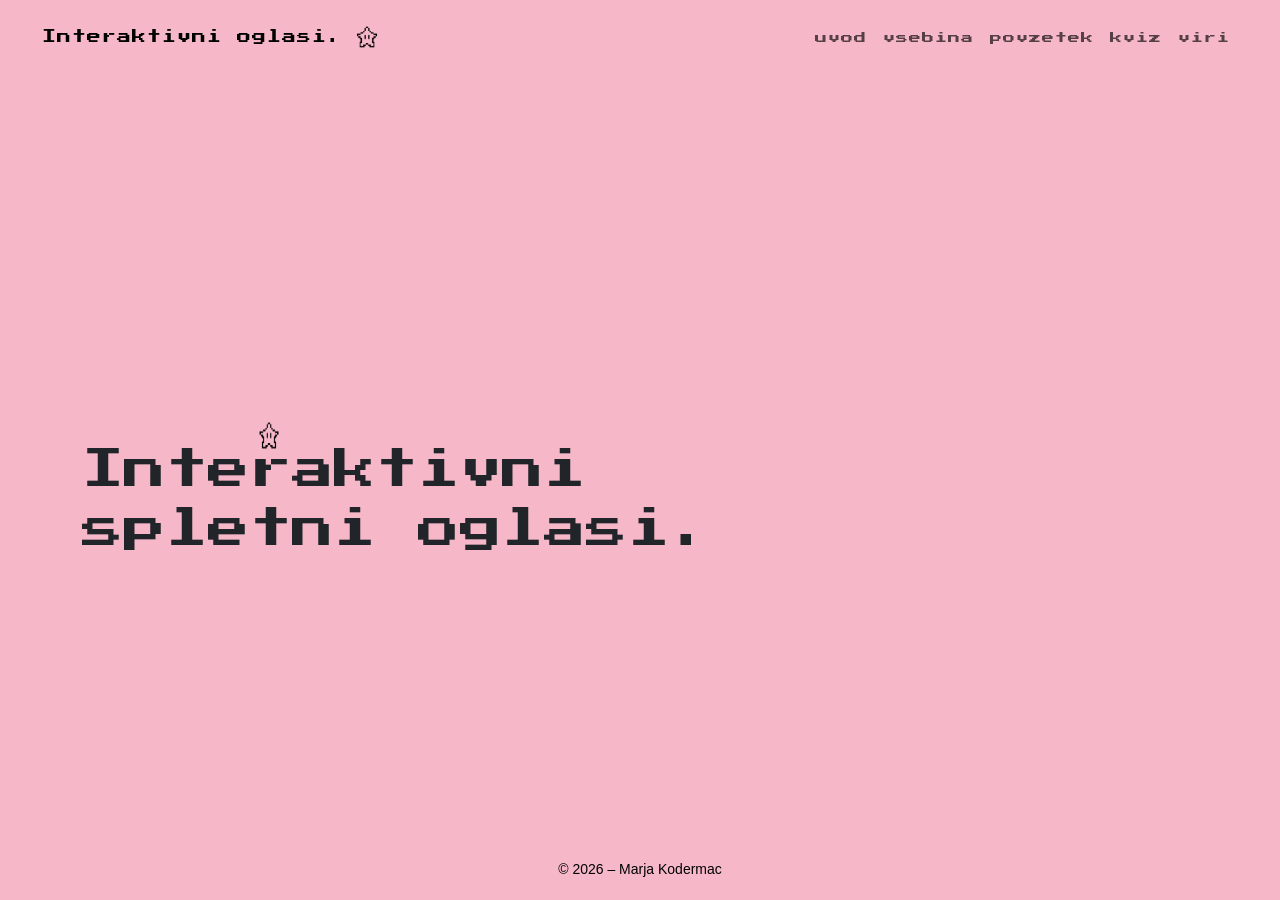
<file: Projekt_interaktivni_oglasi_Kodermac/index.html>
<!DOCTYPE html>
<html lang="sl">
<head>
    <meta charset="UTF-8">
    <meta name="viewport" content="width=device-width, initial-scale=1.0">
    <title>Interaktivni spletni mediji</title>
    <link href="https://fonts.googleapis.com/css2?family=Press+Start+2P&display=swap" rel="stylesheet">
    <link href="https://cdn.jsdelivr.net/npm/bootstrap@5.3.2/dist/css/bootstrap.min.css" rel="stylesheet">
    <link rel="stylesheet" href="stil.css">
</head>
<body>
<!-- PIXEL FALL EFFECT -->

<!-- NAVIGACIJA -->
<nav class="navbar navbar-expand-lg fixed-top pink-nav">
    <div class="container-fluid">
        <a class="navbar-brand nav-text" href="glavna.html">Interaktivni oglasi.
             <img src="img/BDFM_star.png" alt="Zvezda" class="nav-star">
        </a>

        <button class="navbar-toggler" type="button" data-bs-toggle="collapse" data-bs-target="#navMenu">
            <span class="navbar-toggler-icon"></span>
        </button>

        <div class="collapse navbar-collapse" id="navMenu">
            <ul class="navbar-nav ms-auto">
                <li class="nav-item"><a class="nav-link nav-text" href="uvod.html">Uvod</a></li>
                <li class="nav-item"><a class="nav-link nav-text" href="vsebina.html">Vsebina</a></li>
                <li class="nav-item"><a class="nav-link nav-text" href="povzetek.html">Povzetek</a></li>
                <li class="nav-item"><a class="nav-link nav-text" href="kviz.html">Kviz</a></li>
                <li class="nav-item"><a class="nav-link nav-text" href="viri.html">Viri</a></li>
            </ul>
        </div>
    </div>
</nav>

<section class="hero">
    <div class="container text-left mt-5 pt-5">
        <div class="title-wrapper"> <!--drži zvezdo in naslov skupaj*/-->
            <h1 class="pixel-title" id="heroTitle">Interaktivni<br> spletni oglasi.</h1> <!--id , ki jo rabim v js za animacijo-->
            <span id="star" class="bd-star">
                <img src="img/BDFM_star.png" alt="Zvezda" />
            </span>
        </div>
        <p class="lead mt-3 hidden" id="avtor">AVTOR: Marja Kodermac</p> 
        <a href="uvod.html" class="btn custom-btn hidden" id="startBtn">Začni</a>
    </div>
</section>


<footer class="footer text-center mt-5">© 2026 – Marja Kodermac</footer>

<script src="https://cdn.jsdelivr.net/npm/bootstrap@5.3.2/dist/js/bootstrap.bundle.min.js"></script>
<script src="java.js"></script> <!-- tvoj JS z animacijo zvezde -->
</body>
</html>
</file>
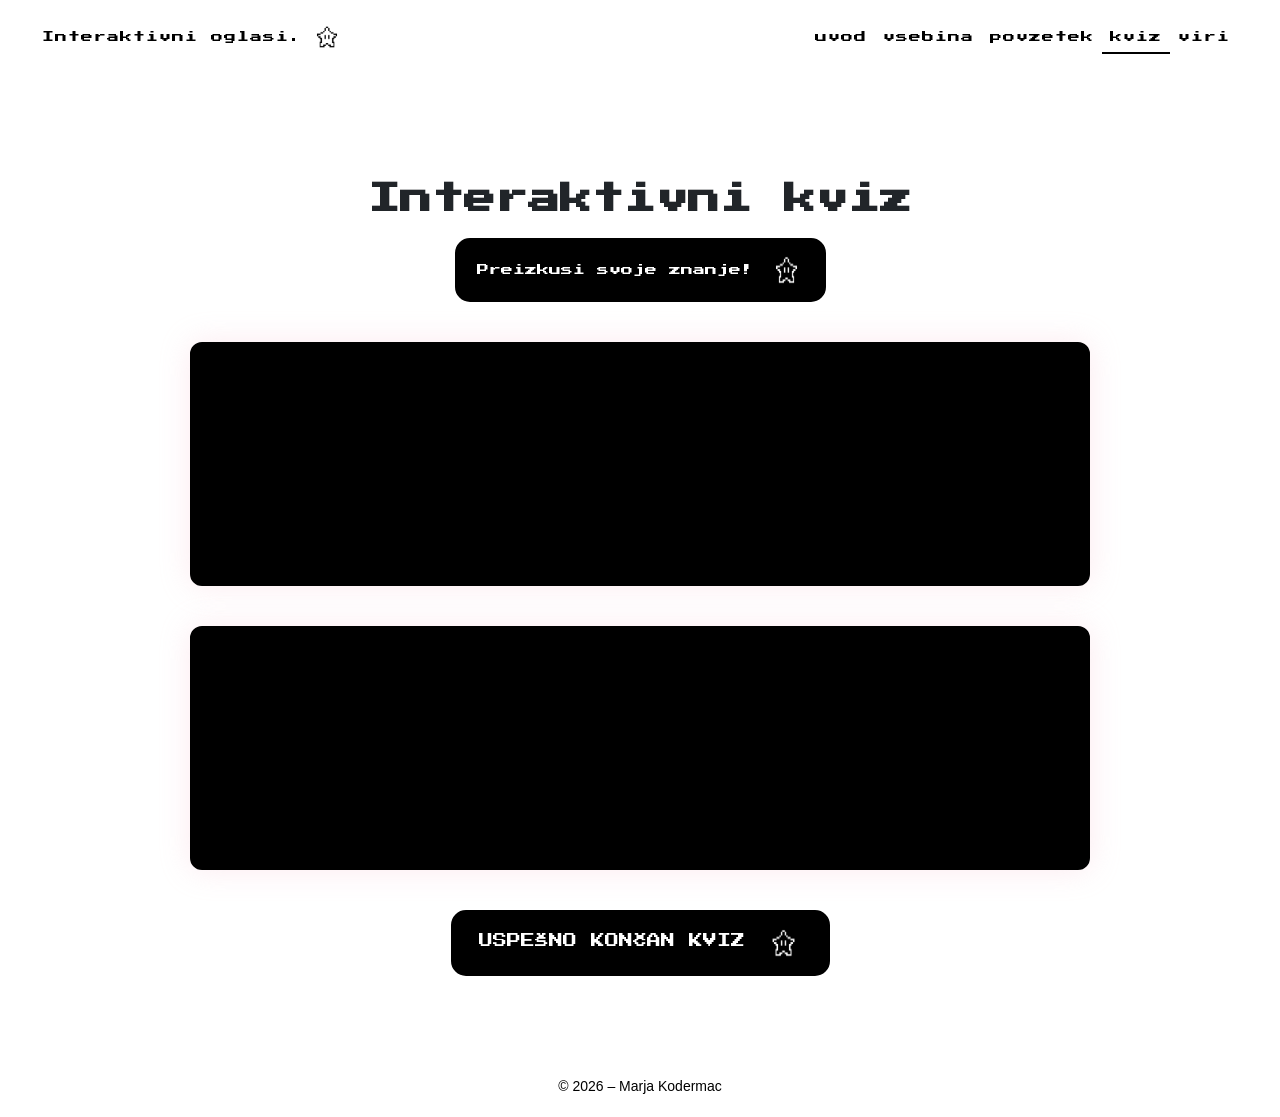
<file: Projekt_interaktivni_oglasi_Kodermac/kviz.html>
<!DOCTYPE html>
<html lang="sl">
<head>
    <meta charset="UTF-8">
    <meta name="viewport" content="width=device-width, initial-scale=1.0">
    <title>Uvod – Interaktivni mediji</title>
    <link href="https://cdn.jsdelivr.net/npm/bootstrap@5.3.2/dist/css/bootstrap.min.css" rel="stylesheet">
    <link href="https://fonts.googleapis.com/css2?family=Press+Start+2P&display=swap" rel="stylesheet">

    <link rel="stylesheet" href="stil.css">
</head>
<body>

<!-- NAV -->
<!-- NAVIGACIJA -->
<nav class="navbar navbar-expand-lg fixed-top white-nav">
    <div class="container-fluid">
        <a class="navbar-brand nav-text" href="glavna.html">Interaktivni oglasi.
            <img src="img/BDFM_star.png" alt="Zvezda" class="nav-star">
        </a>

        <button class="navbar-toggler" type="button" data-bs-toggle="collapse" data-bs-target="#navMenu">
            <span class="navbar-toggler-icon"></span>
        </button>

        <div class="collapse navbar-collapse" id="navMenu">
            <ul class="navbar-nav ms-auto">
                <li class="nav-item"><a class="nav-link nav-text" href="uvod.html">Uvod</a></li>
                <li class="nav-item"><a class="nav-link nav-text" href="vsebina.html">Vsebina</a></li>
                <li class="nav-item"><a class="nav-link nav-text" href="povzetek.html">Povzetek</a></li>
                <li class="nav-item"><a class="nav-link nav-text active" href="kviz.html">Kviz</a></li>
                <li class="nav-item"><a class="nav-link nav-text" href="viri.html">Viri</a></li>
            </ul>
        </div>
    </div>
</nav>


<section class="section bg-white">
  <div class="container">


        <h2 class="fw-bold text-center">Interaktivni kviz</h2>

       <div class="retro-box center-box">
    <p>Preizkusi svoje znanje!</p>
    <img src="img/BDFM_star_INVERZ.png" alt="Zvezda" class="nav-starinverz sway-star">
</div>

<div class="h5p-box">
    <iframe 
        src="https://is1gikmk04.splet.arnes.si/wp-admin/admin-ajax.php?action=h5p_embed&id=7"
        class="h5p-embed"
        frameborder="0"
        allowfullscreen
    ></iframe>
</div>

<div class="h5p-box">
    <iframe 
        src="https://is1gikmk04.splet.arnes.si/wp-admin/admin-ajax.php?action=h5p_embed&id=8"
        class="h5p-embed"
        frameborder="0"
        allowfullscreen
    ></iframe>
</div>

<script src="https://is1gikmk04.splet.arnes.si/wp-content/plugins/h5p/h5p-php-library/js/h5p-resizer.js"></script>



<div class="achievement-wrapper">
    <button id="achievementBtn" class="retro-achievement-btn">
        
        Uspešno končan kviz 
        <img src="img/BDFM_star_INVERZ.png" alt="Zvezda" class="nav-starinverz sway-star">
    </button>

    <div id="achievementBox" class="achievement-box">
        <h2> ACHIEVEMENT UNLOCKED    <img src="img/BDFM_star_INVERZ.png" alt="Zvezda" class="nav-starinverz sway-star"></h2>
        <ul>
            <li>✔ HTML5 Guru</li>
            <li>✔ CSS3 Animacijski čarovnik</li>
            <li>✔ JavaScript Interaktivnost</li>
            <li>✔ AR Raziskovalec</li>
            <li>✔ Rich Media poznavalec</li>
        </ul>
    </div>


<script>
    const btn = document.getElementById("achievementBtn");
    const box = document.getElementById("achievementBox"); /* div kjer so prikazani dosežki*/

    btn.addEventListener("click", function() {
        if (box.style.display === "block") {
            box.style.display = "none";
        } else {
            box.style.display = "block";
        }
    });

</script>





    </div>
    
</section>

<footer class="footer white-footer">© 2026 – Marja Kodermac</footer>
<script src="https://cdn.jsdelivr.net/npm/bootstrap@5.3.2/dist/js/bootstrap.bundle.min.js"></script>
<script src="java.js"></script>



</body>
</html>
</file>
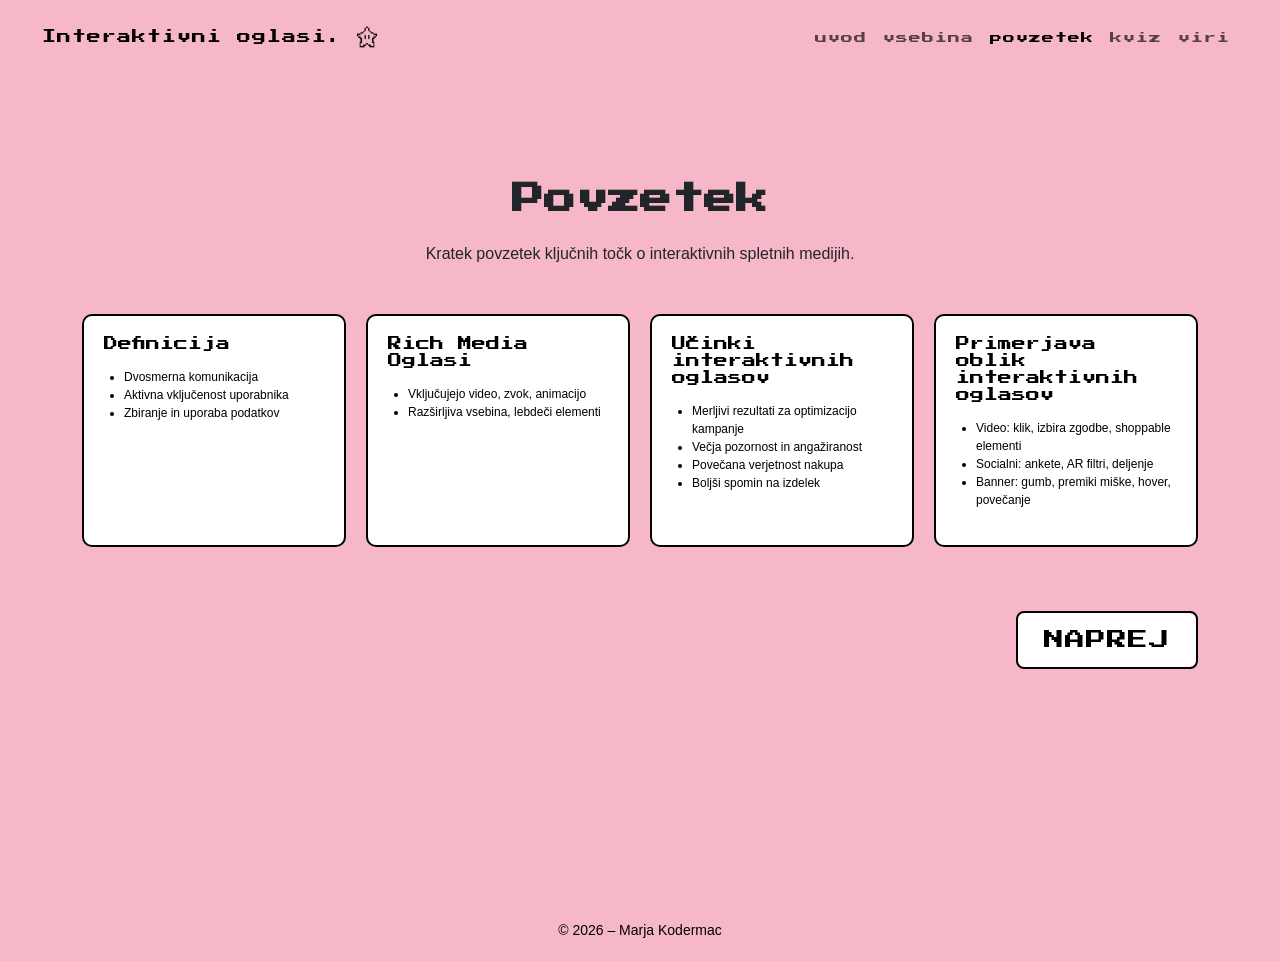
<file: Projekt_interaktivni_oglasi_Kodermac/povzetek.html>
<!DOCTYPE html>
<html lang="sl">
<head>
    <meta charset="UTF-8">
    <meta name="viewport" content="width=device-width, initial-scale=1.0">
    <title>Interaktivni spletni mediji</title>
    <link href="https://fonts.googleapis.com/css2?family=Press+Start+2P&display=swap" rel="stylesheet">
    <link href="https://cdn.jsdelivr.net/npm/bootstrap@5.3.2/dist/css/bootstrap.min.css" rel="stylesheet">
    <link rel="stylesheet" href="stil.css">
</head>
<body class="povzetek-body">
<!-- PIXEL FALL EFFECT -->

<!-- NAVIGACIJA -->
<nav class="navbar navbar-expand-lg fixed-top pink-nav">
    <div class="container-fluid">
        <a class="navbar-brand nav-text" href="glavna.html">Interaktivni oglasi.
             <img src="img/BDFM_star.png" alt="Zvezda" class="nav-star">
        </a>

        <button class="navbar-toggler" type="button" data-bs-toggle="collapse" data-bs-target="#navMenu">
            <span class="navbar-toggler-icon"></span>
        </button>

        <div class="collapse navbar-collapse" id="navMenu">
            <ul class="navbar-nav ms-auto">
                <li class="nav-item"><a class="nav-link nav-text" href="uvod.html">Uvod</a></li>
                <li class="nav-item"><a class="nav-link nav-text" href="vsebina.html">Vsebina</a></li>
                <li class="nav-item"><a class="nav-link nav-text active" href="povzetek.html">Povzetek</a></li>
                <li class="nav-item"><a class="nav-link nav-text" href="kviz.html">Kviz</a></li>
                <li class="nav-item"><a class="nav-link nav-text" href="viri.html">Viri</a></li>
            </ul>
        </div>
    </div>
</nav>

</nav>

<section class="section bg-pink">
  <div class="container">
    <h2 class="fw-bold text-center mb-4">Povzetek</h2>
    <p class="text-center mb-5">Kratek povzetek ključnih točk o interaktivnih spletnih medijih.</p>
      
    <div class="summary-grid">

      <!-- DEFINICIJA -->
      <div class="summary-card definition">
        <h4>Definicija</h4>
        <ul>
          <li>Dvosmerna komunikacija</li>
          <li>Aktivna vključenost uporabnika</li>
          <li>Zbiranje in uporaba podatkov</li>
        </ul>
        
      </div>

      <!-- RICH MEDIA OGLASI -->
      <div class="summary-card rich-media">
        <h4>Rich Media Oglasi</h4>
        <ul>
          <li>Vključujejo video, zvok, animacijo</li>
          <li>Razširljiva vsebina, lebdeči elementi</li>
        </ul>
      </div>

      <!-- UČINKI -->
      <div class="summary-card effects">
        <h4>Učinki interaktivnih oglasov</h4>
        <ul>
          <li>Merljivi rezultati za optimizacijo kampanje</li>
          <li>Večja pozornost in angažiranost</li>
          <li>Povečana verjetnost nakupa</li>
          <li>Boljši spomin na izdelek</li>
        </ul>
      </div>

      <!-- PRIMERJAVA OBLIK -->
      <div class="summary-card examples">
        <h4>Primerjava oblik interaktivnih oglasov</h4>
        <ul>
          <li>Video: klik, izbira zgodbe, shoppable elementi</li>
          <li>Socialni: ankete, AR filtri, deljenje</li>
          <li>Banner: gumb, premiki miške, hover, povečanje</li>
        </ul>
      </div>

    </div>

    <div class="text-end mt-4">
      <a href="kviz.html" class="btn custom-btn" id="povzetekBtn">Naprej</a>
    </div>
  </div>
</section>



<footer class="footer pink-footer">© 2026 – Marja Kodermac</footer>

<script src="https://cdn.jsdelivr.net/npm/bootstrap@5.3.2/dist/js/bootstrap.bundle.min.js"></script>
<script src="java.js"></script> <!-- tvoj JS z animacijo zvezde -->
</body>
</html>
</file>
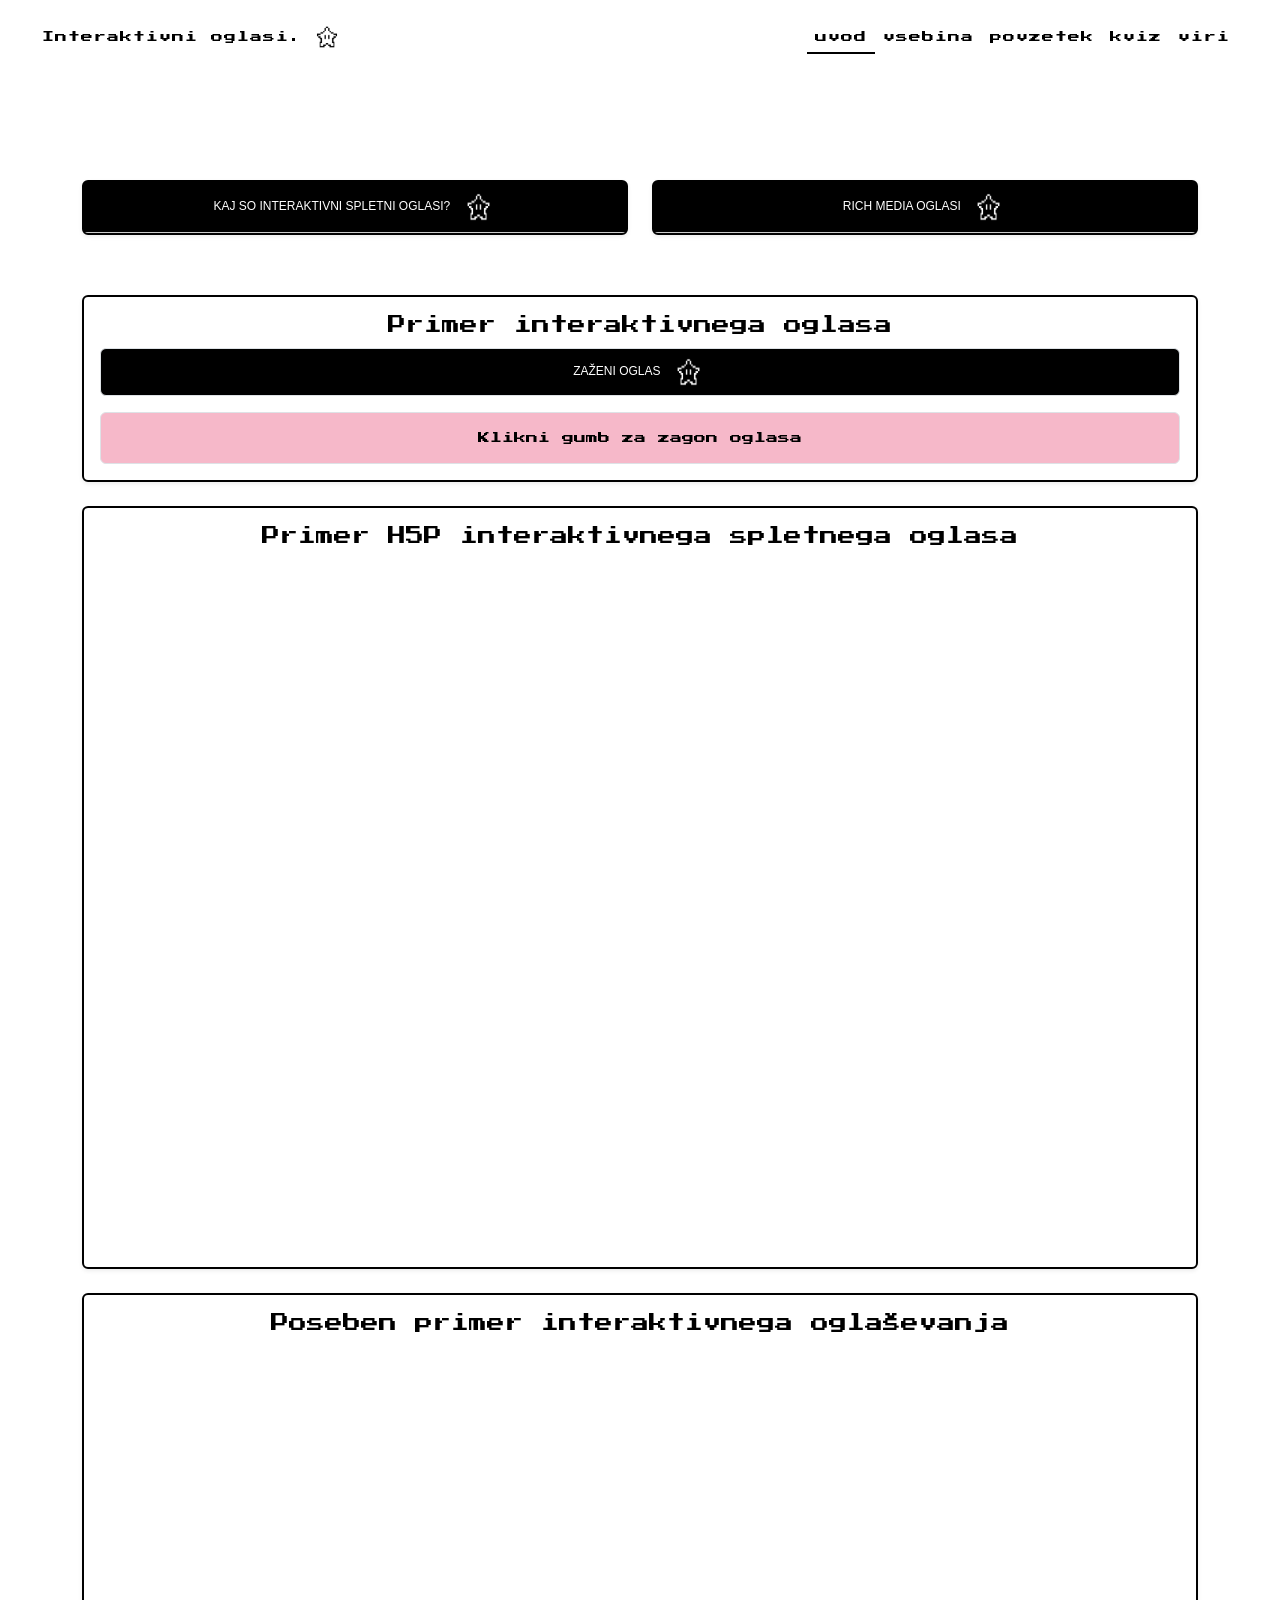
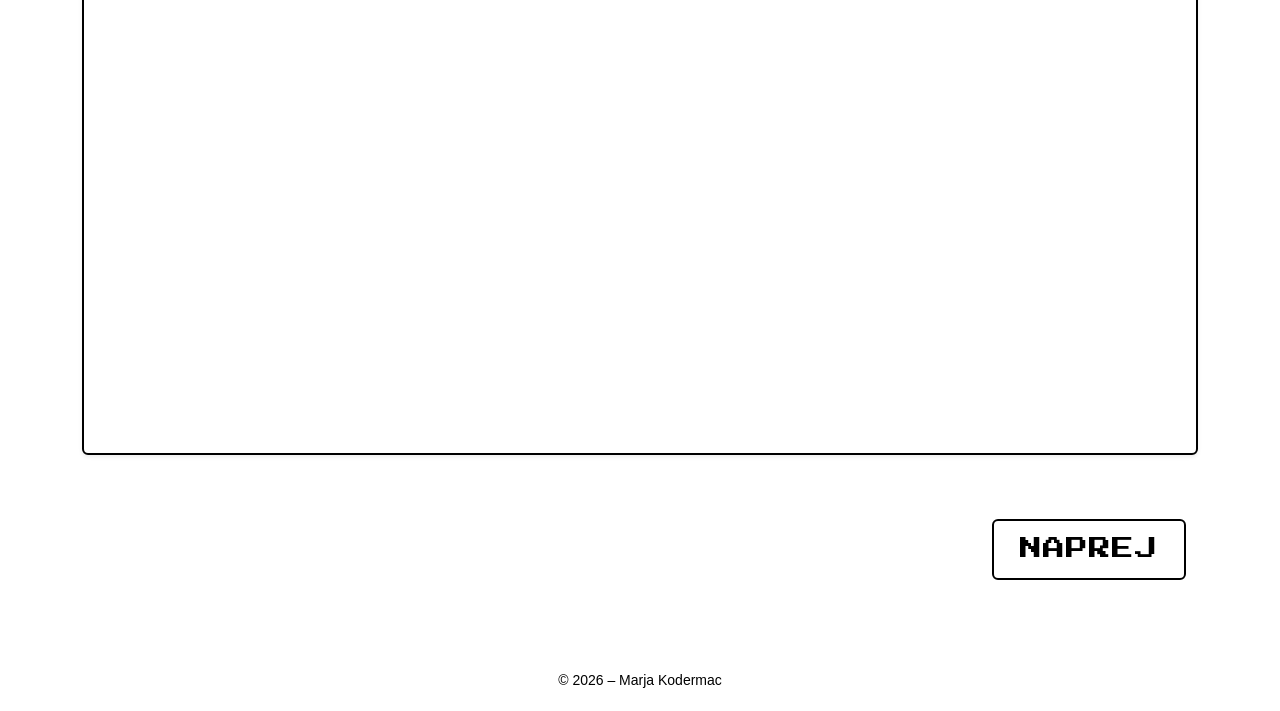
<file: Projekt_interaktivni_oglasi_Kodermac/uvod.html>
<!DOCTYPE html>
<html lang="sl">
<head>
    <meta charset="UTF-8">
    <meta name="viewport" content="width=device-width, initial-scale=1.0">
    <title>Uvod – Interaktivni mediji</title>
    <link href="https://cdn.jsdelivr.net/npm/bootstrap@5.3.2/dist/css/bootstrap.min.css" rel="stylesheet">
    <link href="https://fonts.googleapis.com/css2?family=Press+Start+2P&display=swap" rel="stylesheet">

    <link rel="stylesheet" href="stil.css">
</head>
<body>

<!-- NAV -->
<!-- NAVIGACIJA -->
<nav class="navbar navbar-expand-lg fixed-top white-nav">
    <div class="container-fluid">
        <a class="navbar-brand nav-text" href="glavna.html">Interaktivni oglasi.
            <img src="img/BDFM_star.png" alt="Zvezda" class="nav-star">
        </a>

        <button class="navbar-toggler" type="button" data-bs-toggle="collapse" data-bs-target="#navMenu">
            <span class="navbar-toggler-icon"></span>
        </button>

        <div class="collapse navbar-collapse" id="navMenu">
            <ul class="navbar-nav ms-auto">
                <li class="nav-item"><a class="nav-link nav-text active" href="uvod.html">Uvod</a></li>
                <li class="nav-item"><a class="nav-link nav-text" href="vsebina.html">Vsebina</a></li>
                <li class="nav-item"><a class="nav-link nav-text" href="povzetek.html">Povzetek</a></li>
                <li class="nav-item"><a class="nav-link nav-text" href="kviz.html">Kviz</a></li>
                <li class="nav-item"><a class="nav-link nav-text" href="viri.html">Viri</a></li>
            </ul>
        </div>
    </div>
</nav>


<section class="section bg-white">
  <div class="container">



    <div class="row mb-4">
      <!-- Stolpec 1 -->
      <div class="col-md-6 mb-3">
        <div class="card shadow-sm retro-card">
          <div class="card-header p-0">
            <button class=" btn-retro w-100 text-center" type="button" data-bs-toggle="collapse" data-bs-target="#definicija" aria-expanded="false" aria-controls="definicija"> <!--ob kliku se prikaže ali skrije vsebina-->
              Kaj so interaktivni spletni oglasi?
              <img src="img/BDFM_star_INVERZ.png" alt="Zvezda" class="nav-starinverz">
    
            </button>
          </div>
          <div class="collapse" id="definicija"> <!--vsebina ki je na začetku skrita-->
            <div class="card-body pixel-text">
              Interaktivni oglasi omogočajo uporabniku sodelovanje z oglasom (klik, izbira, poteg, animacija), kar poveča angažiranost. Uporabljajo se na spletnih straneh, družbenih omrežjih in video platformah.
              
              <!-- Tabela -->
               <div class="custom-table-wrapper">
              <table class="table table-bordered custom-table pixel-text mt-3">
                <thead>
                  <tr>
                    <th>Vrsta oglasa</th>
                    <th>Opis</th>
                    <th>Prednosti</th>
                    <th>Primeri</th>
                  </tr>
                </thead>
                <tbody>
                  <tr>
                    <th>Socialni interaktivni</th>
                    <td>Oglasi na družbenih omrežjih z možnostjo sodelovanja (všečki, ankete, deljenje).</td>
                    <td>Visoka angažiranost, viralnost, ciljno oglaševanje.</td>
                    <td>Instagram ankete, TikTok izzivi, Facebook Experience.</td>
                  </tr>
                  <tr>
                    <th>Video interaktivni</th>
                    <td>Videi z interaktivnimi elementi (klik na izdelek, izbira zgodbe)</td>
                    <td>Močna čustvena vključenost, daljši ogled, več klikov.</td>
                    <td>YouTube interaktivni oglasi, shoppable videi (Zara, Sephora).</td>
                  </tr>
                  <tr>
                    <th>Banner interaktivni</th>
                    <td>Klasični prikazni oglasi z dodano interaktivnostjo (gumbi, igre, efekti).</td>
                    <td>Večja angažiranost, merljivi rezultati, nizki stroški.</td>
                    <td>Primer: interaktivni bannerji, shoppable oglasi.</td>
                  </tr>
                </tbody>
              </table>
            </div>
          </div>
        </div>
      </div>
      </div>

      <!-- Stolpec 2 -->
      <div class="col-md-6 mb-3">
        <div class="card shadow-sm retro-card">
          <div class="card-header p-0">
            <button class=" btn-retro w-100 text-center" type="button" data-bs-toggle="collapse" data-bs-target="#richMedia" aria-expanded="false" aria-controls="richMedia">
              Rich Media oglasi
                <img src="img/BDFM_star_INVERZ.png" alt="Zvezda" class="nav-starinverz">
    
            </button>
          </div>
          <div class="collapse" id="richMedia">
            <div class="card-body pixel-text">
              <ul>
                <li>Vključujejo video ali interaktivne elemente znotraj bannerja</li>
                <li>Uporablja se HTML5 tehnologija</li>
              </ul>

              <p class="mt-3">Prednosti Rich Media oglasov</p>
              <ul>
                <li>Bolj privlačna uporabniška izkušnja, ki vodi do večje stopnje interakcije</li>
                <li>Povečano število konverzij, klikov in ogledov</li>
                <li>Boljše meritve kot pri tradicionalnih oglasih</li>
              </ul>
              <a href="https://support.google.com/richmedia/answer/2417545?hl=en" target="_blank" class="fw-bold link-pink">
                Več o Rich Media oglasih →
              </a>
            </div>
          </div>
        </div>
      </div>
    </div>


    <!--GIFFF-->
 <div class="card p-3 mb-4 shadow-sm retro-card">
  <h4 class="pixel-title text-center">Primer interaktivnega oglasa</h4>
  <button id="playAd" class=" btn-retro text-center border rounded">Zaženi oglas
    <img src="img/BDFM_star_INVERZ.png" alt="Zvezda" class="nav-starinverz">
    
  </button>
  <div id="adBox" class="mt-3 p-3 text-center border rounded pixel-text ">
    Klikni gumb za zagon oglasa
  </div>
</div>


    <!-- H5P element -->
    <div class="card p-3 mb-4 shadow-sm retro-card">
      <h4 class="pixel-title text-center">Primer H5P interaktivnega spletnega oglasa </h4>
      <div class="h5p-wrapper">
      <iframe src="https://is1gikmk04.splet.arnes.si/wp-admin/admin-ajax.php?action=h5p_embed&id=6" 
        width="100%" 
        height="564" 
        frameborder="0" 
        allowfullscreen 
        title="Interaktivni spletni oglas">
      </iframe>
    </div>
    <script src="https://is1gikmk04.splet.arnes.si/wp-content/plugins/h5p/h5p-php-library/js/h5p-resizer.js" charset="UTF-8"></script>
    </div>


    <!-- Poseben primer interaktivnega oglaševanja -->
<div class="card p-3 mb-4 shadow-sm retro-card">
  <h4 class="pixel-title text-center">Poseben primer interaktivnega oglaševanja</h4>

  <div class="h5p-wrapper">
    <iframe 
      src="https://is1gikmk04.splet.arnes.si/wp-admin/admin-ajax.php?action=h5p_embed&id=9"
      width="100%" 
      height="564"
      frameborder="0"
      allowfullscreen="allowfullscreen"
      title="Flipvertising interaktivni video">
    </iframe>
  </div>


  </div>
<div class="container">
  <div class="row">
    <div class="col-12 text-end">
  <a href="vsebina.html" class="btn custom-btn next-btn" id="nextBtn">Naprej</a>
    </div>
  </div>
</div>

</section>



<footer class="footer white-footer">© 2026 – Marja Kodermac</footer>
<script src="https://cdn.jsdelivr.net/npm/bootstrap@5.3.2/dist/js/bootstrap.bundle.min.js"></script>
<script src="java.js"></script>
</body>
</html>
</file>
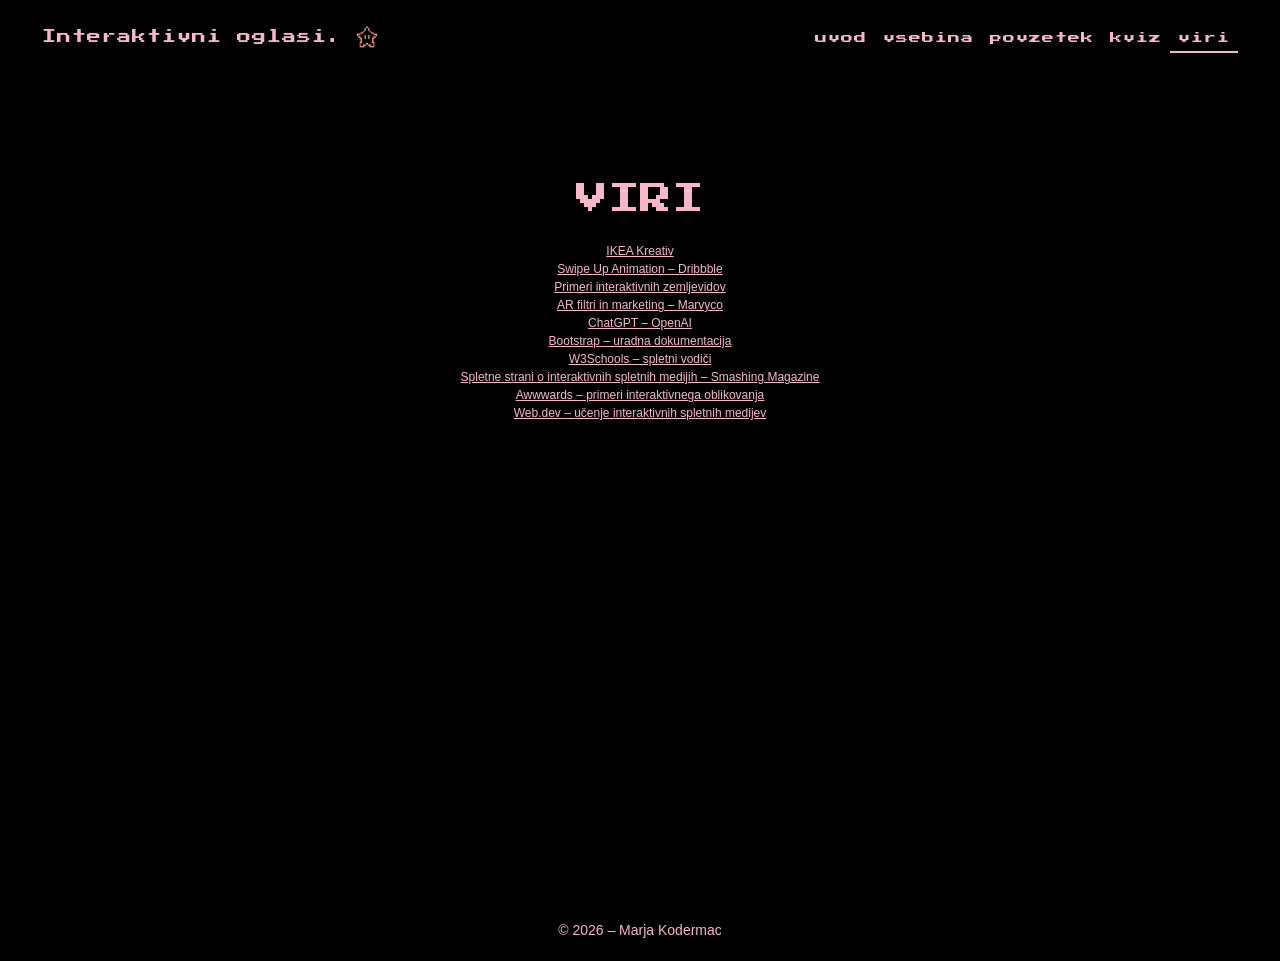
<file: Projekt_interaktivni_oglasi_Kodermac/viri.html>
<!DOCTYPE html>
<html lang="sl">
<head>
    <meta charset="UTF-8">
    <meta name="viewport" content="width=device-width, initial-scale=1.0">
    <title>Uvod – Interaktivni oglasi</title>
    <link href="https://cdn.jsdelivr.net/npm/bootstrap@5.3.2/dist/css/bootstrap.min.css" rel="stylesheet">
    <link href="https://fonts.googleapis.com/css2?family=Press+Start+2P&display=swap" rel="stylesheet">

    <link rel="stylesheet" href="stil.css">
</head>
<body>

<!-- NAV -->
<!-- NAVIGACIJA -->
<nav class="navbar navbar-expand-lg fixed-top black-nav">
    <div class="container-fluid">
        <a class="navbar-brand nav-text" href="glavna.html">Interaktivni oglasi.
            <img src="img/BDFM_star.png" alt="Zvezda" class="nav-starpink">
        </a>

        <button class="navbar-toggler" type="button" data-bs-toggle="collapse" data-bs-target="#navMenu">
            <span class="navbar-toggler-icon"></span>
        </button>

        <div class="collapse navbar-collapse" id="navMenu">
            <ul class="navbar-nav ms-auto">
                <li class="nav-item"><a class="nav-link nav-text" href="uvod.html">Uvod</a></li>
                <li class="nav-item"><a class="nav-link nav-text" href="vsebina.html">Vsebina</a></li>
                <li class="nav-item"><a class="nav-link nav-text" href="povzetek.html">Povzetek</a></li>
                <li class="nav-item"><a class="nav-link nav-text" href="kviz.html">Kviz</a></li>
                <li class="nav-item"><a class="nav-link nav-text active" href="viri.html">Viri</a></li>
            </ul>
        </div>
    </div>
</nav>


<section class="section bg-black black-section">
  <div class="container text-center">

    <h2 class="mb-4">VIRI</h2>

 <p class="pixel-text">
      <a href="https://www.lokalec.si/wp-content/uploads/2024/09/IKEA-Kreativ-e1718698550711.jpg" target="_blank">IKEA Kreativ</a><br>
      <a href="https://dribbble.com/shots/4455832-Swipe-Up-Animation" target="_blank">Swipe Up Animation – Dribbble</a><br>
      <a href="https://www.newmediacampaigns.com/blog/examples-of-interactive-maps-on-websites" target="_blank">Primeri interaktivnih zemljevidov</a><br>
      <a href="https://marvyco.com/en/blog/ar-filter-new-marketing-platform-for-the-cosmetics-industry" target="_blank">AR filtri in marketing – Marvyco</a><br>
      <a href="https://chat.openai.com" target="_blank">ChatGPT – OpenAI</a></br>
      <a href="https://getbootstrap.com/" target="_blank">Bootstrap – uradna dokumentacija</a></br>
      <a href="https://www.w3schools.com/" target="_blank">W3Schools – spletni vodiči</a></br>
      <a href="https://www.smashingmagazine.com/category/web-design/" target="_blank">Spletne strani o interaktivnih spletnih medijih – Smashing Magazine</a></br>
      <a href="https://www.awwwards.com/" target="_blank">Awwwards – primeri interaktivnega oblikovanja</a></br>
      <a href="https://web.dev/learn/" target="_blank">Web.dev – učenje interaktivnih spletnih medijev</a></br>
 </p>




    </div>
</section>


  
<footer class="footer black-footer">© 2026 – Marja Kodermac</footer>

<script src="https://cdn.jsdelivr.net/npm/bootstrap@5.3.2/dist/js/bootstrap.bundle.min.js"></script>
<script src="java.js"></script>

</body>
</html>
</file>
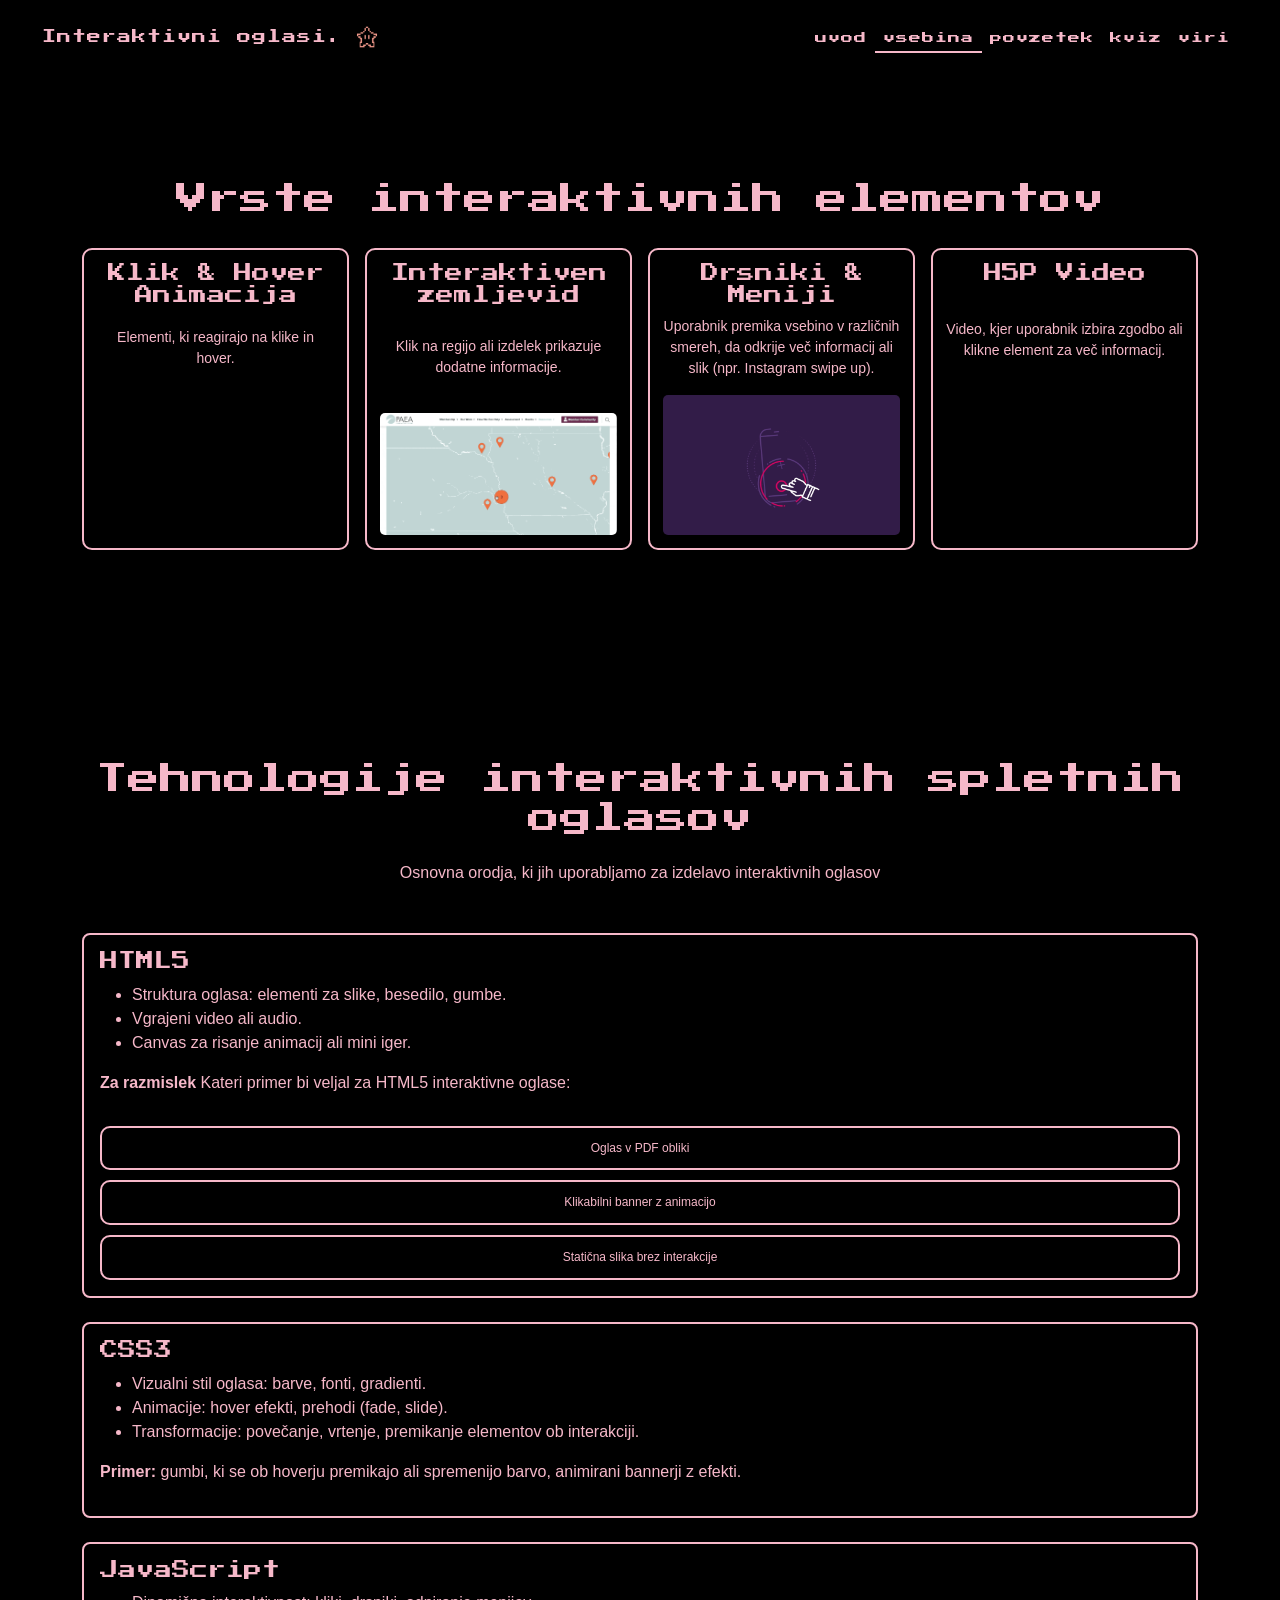
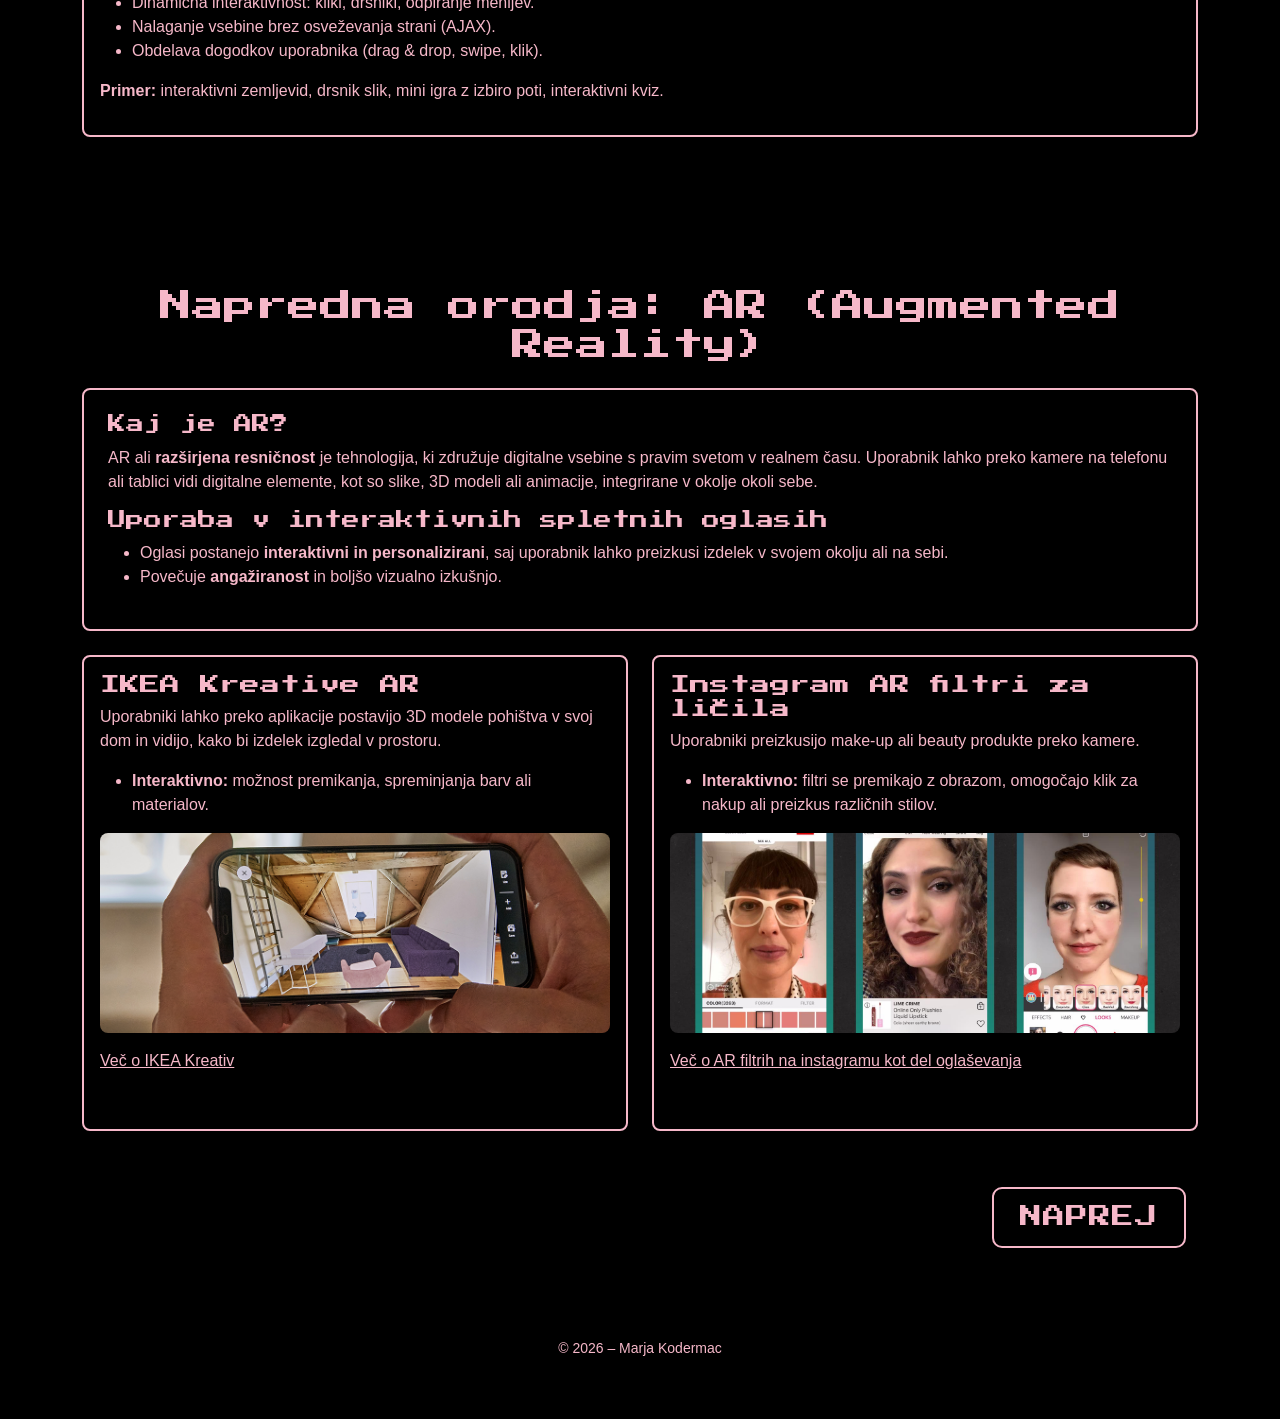
<file: Projekt_interaktivni_oglasi_Kodermac/vsebina.html>
<!DOCTYPE html>
<html lang="sl">
<head>
    <meta charset="UTF-8">
    <meta name="viewport" content="width=device-width, initial-scale=1.0">
    <title>Uvod – Interaktivni oglasi</title>
    <link href="https://cdn.jsdelivr.net/npm/bootstrap@5.3.2/dist/css/bootstrap.min.css" rel="stylesheet">
    <link href="https://fonts.googleapis.com/css2?family=Press+Start+2P&display=swap" rel="stylesheet">

    <link rel="stylesheet" href="stil.css">
</head>
<body>

<!-- NAV -->
<!-- NAVIGACIJA -->
<nav class="navbar navbar-expand-lg fixed-top black-nav">
    <div class="container-fluid">
        <a class="navbar-brand nav-text" href="glavna.html">Interaktivni oglasi.
            <img src="img/BDFM_star.png" alt="Zvezda" class="nav-starpink">
        </a>

        <button class="navbar-toggler" type="button" data-bs-toggle="collapse" data-bs-target="#navMenu">
            <span class="navbar-toggler-icon"></span>
        </button>

        <div class="collapse navbar-collapse" id="navMenu">
            <ul class="navbar-nav ms-auto">
                <li class="nav-item"><a class="nav-link nav-text" href="uvod.html">Uvod</a></li>
                <li class="nav-item"><a class="nav-link nav-text active" href="vsebina.html">Vsebina</a></li>
                <li class="nav-item"><a class="nav-link nav-text" href="povzetek.html">Povzetek</a></li>
                <li class="nav-item"><a class="nav-link nav-text" href="kviz.html">Kviz</a></li>
                <li class="nav-item"><a class="nav-link nav-text" href="viri.html">Viri</a></li>
            </ul>
        </div>
    </div>
</nav>


<section class="section bg-black black-section">
  <div class="container text-center">

    <h2 class="mb-4">Vrste interaktivnih elementov</h2>

    <div class="interactive-cards d-flex flex-wrap justify-content-center gap-3">

      <!-- Kartica 1: Klik in hover animacija -->
      <div class="card interactive-card">
        <h4>Klik & Hover Animacija</h4>
        <p>Elementi, ki reagirajo na klike in hover.</p>
        <video class="interactive-video" width="100%" height="140" autoplay muted loop>
          <source src="img/hover video.mp4" type="video/mp4">
        </video>
     
      </div>

      <!-- Kartica 2: Interaktivni zemljevid -->
      <div class="card interactive-card">
        <h4>Interaktiven zemljevid</h4>
        <p>Klik na regijo ali izdelek prikazuje dodatne informacije.</p>
        <img src="img/interaktivni-map.gif" alt="Interaktivni zemljevid" class="card-gif">
     
      </div>

      <!-- Kartica 3: Drsniki & Meniji -->
      <div class="card interactive-card">
        <h4>Drsniki & Meniji</h4>
        <p>Uporabnik premika vsebino v različnih smereh, da odkrije več informacij ali slik (npr. Instagram swipe up).</p>
        <img src="img/swipe-up.gif" alt="Drsniki & Meniji" class="card-gif">

      </div>

      <!-- Kartica 4: H5P Video -->
      <div class="card interactive-card">
        <h4>H5P Video</h4>
        <p>Video, kjer uporabnik izbira zgodbo ali klikne element za več informacij.</p>
        <div class="video-container">
          <iframe src="https://www.youtube-nocookie.com/embed/2cHP1RZkQLI?si=2x_muJ0EIaVbQCyb" 
                  title="Interaktivni video" 
                  frameborder="0" 
                  allowfullscreen></iframe>
        </div>
      </div>

    </div>
  </div>

  <section class="section bg-black black-section">
  <div class="container">

    <h2 class="mb-4 text-center">Tehnologije interaktivnih spletnih oglasov</h2>
    <p class="text-center mb-5">Osnovna orodja, ki jih uporabljamo za izdelavo interaktivnih oglasov</p>

    <!-- HTML5 -->
    <div class="card mb-4 p-3 bg-black text-pink">
      <h4>HTML5</h4>
      <ul>
        <li>Struktura oglasa: elementi za slike, besedilo, gumbe.</li>
        <li>Vgrajeni video ali audio.</li>
        <li>Canvas za risanje animacij ali mini iger.</li>
      </ul>
     <p><strong>Za razmislek</strong> Kateri primer bi veljal za HTML5 interaktivne oglase:</p>

  <div class="quiz-options">
    <button class="quiz-btn" data-correct="false">Oglas v PDF obliki</button>
    <button class="quiz-btn" data-correct="true">Klikabilni banner z animacijo</button>
    <button class="quiz-btn" data-correct="false">Statična slika brez interakcije</button>
  </div>

    </div>

    <!-- CSS3 -->
    <div class="card mb-4 p-3 bg-black text-pink">
      <h4>CSS3</h4>
      <ul>
        <li>Vizualni stil oglasa: barve, fonti, gradienti.</li>
        <li>Animacije: hover efekti, prehodi (fade, slide).</li>
        <li>Transformacije: povečanje, vrtenje, premikanje elementov ob interakciji.</li>
      </ul>
      <p><strong>Primer:</strong> gumbi, ki se ob hoverju premikajo ali spremenijo barvo, animirani bannerji z efekti.</p>
      
    </div>

    <!-- JavaScript -->
    <div class="card mb-4 p-3 bg-black text-pink">
      <h4>JavaScript</h4>
      <ul>
        <li>Dinamična interaktivnost: kliki, drsniki, odpiranje menijev.</li>
        <li>Nalaganje vsebine brez osveževanja strani (AJAX).</li>
        <li>Obdelava dogodkov uporabnika (drag & drop, swipe, klik).</li>
      </ul>
      <p><strong>Primer:</strong> interaktivni zemljevid, drsnik slik, mini igra z izbiro poti, interaktivni kviz.</p>
      
    </div>


<h2 class="mb-4 ar-section-title text-center">Napredna orodja: AR (Augmented Reality)</h2>

   <!-- Ena velika kartica za AR -->
<div class="card ar-card mb-4 p-4 bg-black text-pink">
  <h4>Kaj je AR?</h4>
  <p>
    AR ali <strong>razširjena resničnost</strong> je tehnologija, ki združuje digitalne vsebine s pravim svetom v realnem času. 
    Uporabnik lahko preko kamere na telefonu ali tablici vidi digitalne elemente, kot so slike, 3D modeli ali animacije, 
    integrirane v okolje okoli sebe.
  </p>

  <h4>Uporaba v interaktivnih spletnih oglasih</h4>
  <ul>
    <li>Oglasi postanejo <strong>interaktivni in personalizirani</strong>, saj uporabnik lahko preizkusi izdelek v svojem okolju ali na sebi.</li>
    <li>Povečuje <strong>angažiranost</strong> in boljšo vizualno izkušnjo.</li>
  </ul>
 
</div>




<div class="ar-examples row mt-4">
  <!-- Box 1: IKEA Kreative AR -->
  <div class="col-md-6 mb-3">
    <div class="card ar-example p-3 bg-black text-pink">
      <h5>IKEA Kreative AR</h5>
      <p>Uporabniki lahko preko aplikacije postavijo 3D modele pohištva v svoj dom in vidijo, kako bi izdelek izgledal v prostoru.</p>
      <ul>
        <li><strong>Interaktivno:</strong> možnost premikanja, spreminjanja barv ali materialov.</li>
      </ul>
      <img src="img/IKEA-Kreativ.jpg" alt="IKEA AR" class="ar-example-img mb-3">
      <a href="https://vimeo.com/1092341503" target="_blank">Več o IKEA Kreativ</a>
     

    </div>
  </div>

  <!-- Box 2: Instagram AR filtri -->
  <div class="col-md-6 mb-3">
    <div class="card ar-example p-3 bg-black text-pink">
      <h5>Instagram AR filtri za ličila</h5>
      <p>Uporabniki preizkusijo make-up ali beauty produkte preko kamere.</p>
      <ul>
        <li><strong>Interaktivno:</strong> filtri se premikajo z obrazom, omogočajo klik za nakup ali preizkus različnih stilov.</li>
      </ul>
       <img src="img/AR_makeup.jpg" alt="IKEA AR" class="ar-example-img mb-3">
      <a href="https://www.youtube.com/watch?v=k-OidZdLQOQ" target="_blank">Več o AR filtrih na instagramu kot del oglaševanja</a> 
    
    </div>
  </div>
</div>


 <div class="container">
  <div class="row">
    <div class="col-12 text-end">
      <a href="povzetek.html" class="btn custom-btn" id="nextnexttBtn">Naprej</a>
    </div>
  </div>
</div>
</section>


  

       
 

<footer class="footer black-footer">© 2026 – Marja Kodermac</footer>

<script src="https://cdn.jsdelivr.net/npm/bootstrap@5.3.2/dist/js/bootstrap.bundle.min.js"></script>
<script src="java.js"></script>

</body>
</html>
</file>
<file: Projekt_interaktivni_oglasi_Kodermac/stil.css>
/* CELOTNO OZADJE ROZA */
body {
    background: #f6b8c9; /* identičen pastel roza ton kot na sliki */
    font-family: "Helvetica", sans-serif;
}

/* NAVIGACIJA JE ENAKO ROZA */
.pink-nav {
    background: #f6b8c9 !important;
    padding: 20px 30px;
}

/* NAVIGATION LINKS */

.navbar-brand {        /*logo+naslov*/
    display: flex;
    align-items: center; /* vertikalna poravnava teksta in slike */
    gap: 8px; /* razmik med besedilom in zvezdico */
     font-family: 'Press Start 2P', cursive;
    font-size: 14px;
    letter-spacing: 1px;
}

.nav-star {
    width: 34px;   /* prilagodi velikost */
    height: 24px;
}

/* Pixelated global font za navbar -linke v meniju*/
.navbar-nav .nav-link {
    font-family: 'Press Start 2P', cursive;
    font-size: 12px; 
    text-transform: lowercase;
    letter-spacing: 1px;
    position: relative;
    padding-bottom: 6px;
}

/* Hover underline */
.navbar-nav .nav-link::after {
    content: "";
    position: absolute;
    bottom: 0;
    left: 0;
    height: 2px;
    width: 0;
    background: #000;
    transition: width 0.25s ease-out;
}

.navbar-nav .nav-link:hover::after {
    width: 100%;
}





/* piksl pisava za gumb Začni in avtorja */
#startBtn,
#avtor {
    font-family: 'Press Start 2P', cursive !important;
    letter-spacing: 1px;
}

#avtor {
    
    font-size: 12px;        /* prilagodi po želji */
    color: #000;             /* barva črn */
    margin-top: 20px;
}

/* Osnovni gumb za začni */
.custom-btn {
    color: #000;          /* tekst črn po defaultu */
    background: transparent; /* brez backgrounda */
    border: 2px solid #000; /* črn okvir */
    padding: 10px 20px;
    text-transform: uppercase;
    transition: all 0.3s ease;
    cursor: pointer;
    display: inline-block;
}


/* Hover efekt */
.custom-btn:hover {
    background: #000;   /* ozadje črno */
    color: #fff;        /* tekst bel */
    border-color: #000; /* okvir ostane črn */
}

/*za dejanske linke ki so po vseh straneh*/
.link-pink {
    color: #f6b8c9 !important;  
    text-decoration: none;
}

.hero {
    min-height: 100vh;
    display: flex;
    align-items: center;
    background: #f6b8c9;
    padding-top: 145px;    /* premakne naslov stran od menija */
    padding-bottom: 35px;  /* zmanjša praznino pri dnu */
}



.pixel-title {
    font-family: 'Press Start 2P', cursive;
    font-size: 42px;
    line-height: 1.4;
    text-transform: none;
}

/*efekt zvezdice na naslovu*/
.title-wrapper {
    position: relative;
    display: inline-block;
}
.bd-star {
    position: absolute;
    top: 0;
    left: 0;
    transform: scale(0);
    opacity: 0; /*skrita doklr JS ne pokaže*/
    pointer-events: none;
}
.bd-star img {
    width: 50px;  
    height: 47px;
    display: block;
}


.hidden {
    opacity: 0;
    transition: opacity 1.2s ease;
}

.visible {
    opacity: 1;
}

/* FOOTER */
.footer {
    position: fixed;    /* fiksiran na velikem ekranu*/
    bottom: 0;          /* spodaj */
    left: 0;            /* na levi rob */
    width: 100%;        /* čez cel ekran */
    padding: 20px 0;
    font-size: 14px;
    color: #000;
    background: #f6b8c9; /* enak roza ton kot body */
    text-align: center;
    z-index: 1000;      /* nad vsebino */
}




/* ============= MOBILNA PRILAGODITEV ============= */
@media (max-width: 768px) {

    /* NAVIGATION FONT – večji in bolj berljiv na telefonu */
    .navbar-nav .nav-link {
        font-size: 12px;
        padding: 8px 0;
    }

    .navbar-brand {
        font-size: 12px;
    }

    .nav-star {
        width: 26px;
        height: 20px;
    }

    /* HERO naslov */
    .pixel-title {
        font-size: 28px;
        line-height: 1.3;
        text-align: center;
    }

    .hero {
        padding-top: 90px;
        padding-bottom: 20px;
        text-align: center;
    }

    /* FOOTER */
    .footer {
        position: static;  /* fixed = slabo na telefonu */
        padding: 15px 0;
        font-size: 12px;
        margin-top: 30px;
    }

    /* CUSTOM BTN na telefonu */
    .custom-btn,
    #povzetekBtn,
    #nextnexttBtn,
    #nextBtn {
        width: 100%;
        text-align: center;
        font-size: 14px !important;
        padding: 14px 0 !important;
        margin-top: 30px;
    }

    /* Cards spacing */
    .card {
        margin-bottom: 25px;
    }

  
}




/* bela stran!!!!!!!!!!! -----------------------------------------------------------------------------------------------------------------------------------------*/
.white-nav {
    background: #fff !important;
    padding: 20px 30px;
}

/* Pixel font za linke */
.white-nav .nav-link {
    font-family: 'Press Start 2P', cursive;
    font-size: 12px;
    text-transform: lowercase;
    letter-spacing: 1px;
    position: relative;
    padding-bottom: 6px;
    color: #000;
}

/* Hover underline */
.white-nav .nav-link::after {  /* ::after je "pseudo-element" za črto, ki se razširi ob hoverju ali če je link active.*/
    content: "";
    position: absolute;
    bottom: 0;
    left: 0;
    height: 2px;
    width: 0;
    background: #000;
    transition: width 0.25s ease-out;
}

.white-nav .nav-link:hover::after {
    width: 100%;
}

/* Active link */
.white-nav .nav-link.active::after {
    width: 100%;
}

/* Pixel font for brand */
.white-nav .navbar-brand {
    font-family: 'Press Start 2P', cursive;
    font-size: 14px;
    letter-spacing: 1px;
}

/* Section -belo ozadje od navbarja naprej */
.section {
    background-color: #fff; /* belo ozadje */
    min-height: 100vh;
    padding-top: 180px;   /* da ni pod navbarjem */
    padding-bottom: 40px;
}

/* Footer bel */
.white-footer {
    position: static;   /* navadno, ni fiksirano */
  
    font-size: 14px;
    color: #000;
    background: #ffffff; 
    text-align: center;
 
}



/* Retro kartice */
.retro-card {
    background: rgb(255, 255, 255);
    border: 2px solid #000;
    font-family: 'Press Start 2P', cursive;
    color: #000;
    margin-bottom: 20px;
}

/* Hover efekt za kartice */
.retro-card {
    transition: transform 0.3s ease, box-shadow 0.3s ease;
}

.retro-card:hover {
    transform: scale(1.05);  /* rahlo povečanje */
    box-shadow: 0 10px 20px rgba(0,0,0,0.2); /* dodaten senčni efekt */
    z-index: 10; /* da je nad sosednjimi karticami */
}

/* AD BOX PRI GIFU*/
#adBox {
    background-color: #f6b8c9 !important; /* roza */
    border: 2px solid #000;               /* retro črn rob – lahko odstraniš */
    border-radius: 10px;                  /* mehkejši robovi */
    padding: 20px;
}


/* Navaden retro gumb */
.btn-retro {
    font-family: Arial, Helvetica, sans-serif; 
    font-size: 12px;
    color:#ffffff;
    background:rgb(0, 0, 0);
    border: 2px solid #000; /* en sam rob */
    text-transform: uppercase;
    padding: 8px 12px;
    transition: all 0.3s ease;
    display: inline-block;
}





/* Pixel font za vsebino */
.pixel-text {
    font-family: 'Press Start 2P', cursive;
    font-size: 12px;
}

/* Retro tabela-preglednica */
.custom-table {
    border: 2px solid #000;
        width: 100%;
    min-width: 600px; /* prepreči lomljenje stolpcev */
}

/* Ovitek omogoči horizontalni scroll na mobilnih napravah */
.custom-table-wrapper {
    width: 100%;
    overflow-x: auto;
}



.custom-table th,
.custom-table td {
    border: 1px solid #000;
    font-family: 'Press Start 2P', cursive;
    font-size: 12px;
    background-color: #f6b8c9;
}


/* Mobilna verzija – manjša pisava, bolj berljivo */
@media (max-width: 576px) {
    .custom-table {
        min-width: 500px;
    }

    .custom-table th,
    .custom-table td {
        padding: 8px;
        font-size: 12px;
    }
}

body,
p,
.btn,
.card-body,
.collapse,
.footer,
.section,
.container,
a,
li {
    font-family: Arial, sans-serif !important;
}

table, 
table th, 
table td,
button,
.custom-table,
.custom-table th,
.custom-table td {
    font-family: Arial, sans-serif !important;
    font-size: 14px; 
    line-height: 1.4;
}


.navbar-brand,
.navbar-nav .nav-link,
h1, h2, h3, h4, h5, h6 {
    font-family: 'Press Start 2P', cursive !important;
}



.next-btn {
    margin-top: 40px;
    margin-bottom: 30px;
    padding: 12px 26px;
    font-size: 22px;
     font-family: 'Press Start 2P', cursive !important;
      display: inline-block;
      letter-spacing: 1px;
}


/* to je za naslove primerov oglasov*/
.card h4 {
    font-size: 18px !important;
    margin-bottom: 10px;
}
.card iframe {
    
    transform-origin: top center;
    width: 100%;
    
}
 /*da bo h5p responsivr*/
 .h5p-wrapper {
    position: relative;
    width: 100%;
    height: 0;
    overflow: hidden;
 }

.h5p-wrapper iframe {
    position: absolute !important;
    top: 0;
    left: 0;
    width: 100% !important;
    height: 100% !important;
    border: 0;
}


  /* H5P RATIO (malo višji, ker je vsebina bolj "scroll" na tel.) */
    .h5p-wrapper {
        padding-bottom: 64%;
    }




/* STAR INVERZZ*/
.nav-starinverz{
   width: 37px;  /* prilagodi po potrebi */
    height: 30px;
       margin-left: 6px;
    transition: transform 0.2s ease;
    display: inline-block;

    /* obrne barve na beli ton */
    filter: invert(100%);
} 

/* Animacija zibanja */
@keyframes starWiggle {
    0%   { transform: rotate(0deg) translateX(0); }
    25%  { transform: rotate(-12deg) translateX(-2px); }
    50%  { transform: rotate(0deg) translateX(0); }
    75%  { transform: rotate(12deg) translateX(2px); }
    100% { transform: rotate(0deg) translateX(0); }
}

/* Ko se hovera čez gumb → zvezdica se ziba */
.btn-retro:hover .nav-starinverz {
    animation: starWiggle 0.9s infinite ease-in-out;
}



/* Mobilni popravki NUJNIIII*/
@media (max-width: 767px) {
  .white-nav {
      padding: 10px 15px; /* manjši padding */
  }
}

  .white-nav .nav-link {
      font-size: 12px;   /* font bolj berljiv */
      padding: 8px 0;
  }

    .white-nav .navbar-brand {
        font-size: 12px !important; /* manjši brand, da se prilega telefonu */
    }

    /* Navbar toggler gumb */
    .navbar-toggler {
        padding: 6px 10px;           /* manjši gumb */
        font-size: 14px;              /* bolj berljiv na telefonu */
        border: 2px solid #000;       /* dodaten rob za retro efekt */
        border-radius: 6px;           /* mehkejši robovi */
    }

    .navbar-toggler-icon {
        background-size: 20px 20px;   /* boljši izgled hamburger ikonice */
    }





/*ČRNA STRAN!!!!--------------------------------------------------------------------------------------------------------------------------------------------*/
/* Črna navigacija */
.black-nav {
    background: #000 !important;
    padding: 20px 30px;
}

/* Navbar linki in brand roza */
.black-nav .nav-link,
.black-nav .navbar-brand {
    color: #f6b8c9 !important;
    font-family: 'Press Start 2P', cursive;
}

.black-nav .nav-link:hover {
    color: #f6b8c9 !important;
}

/* Hover underline roza */
.black-nav .nav-link::after {
    content: "";
    position: absolute;
    bottom: 0;
    left: 0;
    height: 2px;
    width: 0;
    background: #f6b8c9;
    transition: width 0.25s ease-out;
}
.black-nav .nav-link:hover::after,
.black-nav .nav-link.active::after {
    width: 100%;
}

.black-nav .navbar-brand {
    font-size: 14px;
}
.black-nav .navbar-toggler {  /*hamburger obarvan roza*/
    border-color: #f6b8c9;
}

/* Črna sekcija */
.black-section {
    background-color: #000 !important;
    min-height: 100vh;
    padding-top: 180px;
    padding-bottom: 40px;
    color: #f6b8c9;
}



/* Vsa besedila roza */
.black-section * {
    color: #f6b8c9 !important;
}

/* Linki roza */
.black-section a {
    color: #f6b8c9 !important;
}
.black-section a:hover {
    color: #f6b8c9 !important;
}

/* Footer črna in besedilo roza */
.black-footer {
    position: static;
    padding: 20px 0;
    font-size: 14px;
    color: #f6b8c9;
    background: #000;
    text-align: center;
}

.nav-starpink{
    filter: invert(87%) sepia(22%) saturate(1800%) hue-rotate(300deg) brightness(97%) contrast(95%);
    width: 34px;
    height: 24px;
    
}

.interactive-cards {
  display: flex;
  justify-content: center;
  gap: 30px;
  margin-bottom: 30px;
  margin-top: 30px;
}

.interactive-card {
    flex: 1 1 220px; 
    max-width: 300px;
    display: flex;
    flex-direction: column;
    justify-content: space-between; /* To bo poravnalo vsebino */
    background: #000;
    color: #f6b8c9;
    border: 2px solid #f6b8c9;
    padding: 0.8rem;
    border-radius: 10px;
    transition: transform 0.3s ease;
}

.interactive-card h4 {
    margin-bottom: 10px;
    font-size: 14px;
}

.interactive-card p {
    font-size: 14px;
    margin-bottom: 0.5rem;
}

/* Hover efekt */
.interactive-card:hover {
    transform: scale(1.05);
    box-shadow: 0 10px 20px rgba(246, 184, 201, 0.5);
}

/* Video/GIF v kartici */
.interactive-card video,
.interactive-card img.card-gif {
    width: 100%;
    object-fit: cover;
    border-radius: 5px;
    margin-top: 0.5rem;
    /* višina bo zdaj avtomatska, da ne štrli */
    max-height: 140px;
}

/* Video iframe (H5P / YouTube) */
.interactive-card .video-container {
    position: relative;
    width: 100%;
    padding-top: 56.25%; /* To ustvari razmerje 16:9 */
    margin-top: 0.5rem;
    border-radius: 5px;
    overflow: hidden; /* Prepreči, da bi video segal čez rob */
}

.interactive-card .video-container iframe {
    position: absolute;
    top: 0;
    left: 0;
    width: 100%;
    height: 100%;
    border: 0;
    object-fit: cover;
}



/*pri tehnologijah*/


.card.text-pink {
    border: 2px solid #f6b8c9; /* roza okvir */
    border-radius: 8px;
    padding: 15px;
    color: #f6b8c9;
    background-color: #000; /* ozadje črne sekcije */
    transition: transform 0.3s ease, box-shadow 0.3s ease;
    margin-bottom: 40px;
    position: relative; /* nujno, da pseudo-element ne blokira */
}

/* Hover efekt kartice */
.card.text-pink:hover {
    transform: scale(1.05);
    box-shadow: 0 10px 20px rgba(246, 184, 201, 0.5);
}

/* Wrapper za kviz gumbe */
.quiz-options {
    display: flex;
    flex-direction: column;
    gap: 10px; /* razmik med gumbi */
    margin-top: 15px;
}

/* Gumbi – roza retro okvir */
.quiz-btn {
    background: #000; /* črno ozadje */
    color: #f6b8c9;  /* roza besedilo */
    border: 2px solid #f6b8c9; /* roza okvir */
    padding: 12px 15px;
    font-family: 'Press Start 2P', cursive;
    font-size: 12px;
    border-radius: 10px;
    cursor: pointer;
    width: 100%;          /* gumb zavzame celotno širino kartice */
    text-align: center;
    transition: 0.25s ease;
}

/* Hover efekt – nežno povečanje */
.quiz-btn:hover {
    transform: scale(1.05);
    box-shadow: 0 0 10px rgba(246,184,201,0.5);
}


/* ---------------------------- */
/* RESPONSIVE – telefoni     */
/* ---------------------------- */
@media (max-width: 576px) {

    /* gumbi postanejo večji in bolj berljivi */
    .quiz-btn {
        font-size: 14px;
        padding: 14px 18px;
        border-radius: 12px;
    }

    .quiz-options {
        gap: 12px;  /* malo več prostora */
    }
}


h2.ar-section-title {
    margin-top: 150px; /* prostor nad AR naslovom */
    margin-bottom: 30px;
    color: #f6b8c9;
}


.ar-examples .card.ar-example {
    height: 100%;           /* kartica zavzame celotno višino stolpca */
    display: flex;
    flex-direction: column; /* slika, naslov, besedilo ostane vertikalno */
    
}

.ar-examples .ar-example-img {
    width: 100%;
    border-radius: 8px;
    object-fit: cover;
    max-height: 200px; /* da slika ne postane prevelika */
    margin-bottom: 1rem;
}

/* Stolpci v vrstici bodo enake višine */
.ar-examples .col-md-6 {
    display: flex;
}

#nextnexttBtn {
    font-family: 'Press Start 2P', cursive !important;
    font-size: 22px;
    letter-spacing: 1px;

    border: 2px solid #f6b8c9;
    color: #f6b8c9;
    background: transparent;

    padding: 12px 26px;
    border-radius: 10px;

    display: inline-block;
    text-transform: uppercase;

    margin-top: 40px;
    margin-bottom: 30px;

    transition: 0.3s ease;
}

/* Hover efekti */
#nextnexttBtn:hover {
    background: #f6b8c9;
    color: #000 !important;
    transform: scale(1.05);
}

/* MOBILNA PRILAGODITEV */
@media (max-width: 576px) {
    #nextnexttBtn {
        width: 100%;
        text-align: center;
        font-size: 18px;
        padding: 14px 0;
    }
}

/* RESPONSIVE meni  */
@media (max-width: 768px) {
    /* Zmanjšaj padding menija na tabletih/mobilnih */
    .black-nav {
        padding: 15px 20px;
    }

    /* Brand in zvezda prilagodi širini in premakni levo */
    .black-nav .navbar-brand {
        font-size: 12px;      
        display: flex;
        align-items: center;
        gap: 6px;             
        white-space: nowrap;   
        margin-left: 0;        /* premakni proti levi robu */
        padding-left: 5px;     /* dodaten mali razmik od levega roba */
    }

    /* Zvezda manjša in nekoliko premaknjena */
    .black-nav .nav-starpink {
        width: 24px;           
        height: 18px;
        margin-left: 2px;      /* prostor med tekstom in zvezdo */
    }

    /* Navbar linki */
    .black-nav .nav-link {
        font-size: 0.8rem;
        padding: 6px 0;
    }

    
}





/*ROZA STRAN*/
/* Ozadje sekcije in kartic */
.bg-pink {
    background-color: #f6b8c9; /* baby pink */
}

.summary-grid {
    display: grid;
    grid-template-columns: repeat(auto-fit, minmax(250px, 1fr));
    gap: 20px;
    margin-top: 30px;
}

.summary-card {
    background:#fff; /* svetlejši roza za kartico */
    color: #000; /* črno besedilo za kontrast */
    border: 2px solid #000000; /* temnejša roza za okvir */
    padding: 20px;
    border-radius: 10px;
    transition: transform 0.3s, box-shadow 0.3s;
}

.summary-card h4 {
    margin-bottom: 15px;
    font-size: 14px;
    font-family: 'Press Start 2P', cursive;
}

.summary-card ul {
    list-style-type: disc;
    padding-left: 20px;
    font-size: 12px;
}

.summary-card:hover {
    transform: scale(1.05);
    box-shadow: 0 10px 20px rgba(61, 55, 58, 0.3); /* roza senčka */
    
}

/* Gumb “Naprej” na desni */
#povzetekBtn {
    font-family: 'Press Start 2P', cursive !important;
    font-size: 20px;
    letter-spacing: 1px;

    border: 2px solid #000000;
    color: #000000;
    background:white;

    padding: 12px 26px;
    border-radius: 8px;

    display: inline-block; 
    text-transform: uppercase;

    margin-top: 40px;
    margin-bottom: 30px;

    transition: 0.3s ease;
}

/* Hover */
#povzetekBtn:hover {
    background: #ffffff;
    color: #000 !important;
    transform: scale(1.05);
}

/* MOBILNA PRILAGODITEV */
@media (max-width: 576px) {
    #povzetekBtn {
        width: 100%;
        text-align: center;
        font-size: 18px;
        padding: 14px 0;
    }
}


.pink-footer{
     position: static;   /* navadno, ni fiksirano */
    padding: 20px 0;
    font-size: 14px;
    color: #000;
    background:#f6b8c9; /* ali belo, če je stran bela */
    text-align: center;
     /* nekaj prostora od vsebine nad njim */
}



/*KVIZ-----------------------------------------------------------------------------------------------------------------------------------------------------------------------------------------------*/
/* Retro črn okvir */
.retro-box {
    background-color: #000;          /* črno ozadje */
    border: 2px solid #000000;       
    border-radius: 15px;
    padding: 15px 20px;
    display: inline-flex;            /* p in slika v vrsti */
    align-items: center;             
    gap: 10px;                       /* razmik med tekstom in sliko */
}

/* Hover efekt za celoten box */
.retro-box:hover {
    transform: scale(1.1);                 /* rahlo povečanje */
    box-shadow: 0 10px 20px rgba(246,184,201,0.5); /* subtilna roza senčka */
}


.retro-box p {
    font-family: 'Press Start 2P', cursive !important;
    color: #ffffff;                 
    margin: 0;
    font-size: 12px;

}

.retro-box img.nav-starinverz {
    width: 35px;
    height:30px;
}

/* CENTRIRANJE celotnega okvirja */
.center-box {
    display: flex;                   
    justify-content: center;         
    margin: 20px auto;               /* vrhnja in spodnja razdalja */
    width: fit-content;              /* okvir se prilagodi vsebini */
}

/* Definicija animacije */
@keyframes sway {
    0%   { transform: rotate(-15deg); }
    50%  { transform: rotate(15deg); }
    100% { transform: rotate(-15deg); }
}

/* Privzeto: zvezdica miruje */
.sway-star {
    display: inline-block;
    transform-origin: center bottom; /* pivot spodnji rob */
    transition: transform 0.3s ease; /* gladki prehod ob hoverju */
}

/* Ob hoverju nad celim retro-box-om se animacija aktivira */
.retro-box:hover .sway-star {
    animation: sway 1.5s ease-in-out infinite;
}


.retro-box.h5p-box {
    background-color: #000;
    border: 2px solid #000000; 
    border-radius: 8px;
    padding: 20px;
    margin: 30px auto;
    width: 95%;            /* skoraj cel ekran */
    max-width: 1200px;     /* največja širina */
    transition: transform 0.3s ease, box-shadow 0.3s ease;
}

.retro-box.h5p-box:hover {
    transform: scale(1.03);
    box-shadow: 0 10px 20px rgba(246,184,201,0.5);
}

/* H5P wrapper – večja višina za večjo nalogo */
.h5p-box {
    max-width: 900px;
    margin: 40px auto;
    background: #000;
    border: 2px solid #000000;
    border-radius: 12px;
    padding: 20px;
    box-shadow: 0px 0px 30px rgba(246, 184, 201, 0.3);
}

/* iframe je fleksibilen in višino določi H5P resizer */
.h5p-embed {
    width: 100%;
    height: 100%;
    min-height: 200px; /* da se med nalaganjem ne sesede */
    display: block;
    border: none;
}

/* Retro gumb */
.retro-achievement-btn {
    font-family: 'Press Start 2P', cursive !important;
    font-size: 14px;
    background: #000;
    color: #ffffff;
    border: 3px solid #000000;
    padding: 15px 25px;
    cursor: pointer;
    text-transform: uppercase;
    transition: 0.25s ease;
    display: block;
    margin: 40px auto;
    border-radius: 15px;
}

.retro-achievement-btn:hover {
    transform: scale(1.1);
}

.achievement-box {
    display: none; /* skrito na začetku */
    background: #000;
    border: 3px solid #ffffff;
    border-radius: 15px;
    padding: 30px;
    max-width: 530px;
    margin: 20px auto;
    text-align: center;
}

.achievement-box h2 {
    font-family: 'Press Start 2P', cursive;
    color: #ffffff;
    font-size: 16px;
    margin-bottom: 15px;
}

.achievement-box ul {
    list-style: none;
    padding: 0;
    color: #fff;
    font-family: 'Press Start 2P', cursive;
    font-size: 12px;
}

.achievement-box ul li {
    margin: 8px 0;
}

/* MEDIA QUERIES za telefone in manjše naprave */
@media (max-width: 576px) {
    .retro-achievement-btn {
        font-size: 12px;
        padding: 12px 20px;
        margin: 30px auto;
    }

    .achievement-box {
        padding: 20px;
        width: 95%;
    }

    .achievement-box h2 {
        font-size: 12px;
    }

    .achievement-box ul li {
        font-size: 11px;
    }
}
</file>
